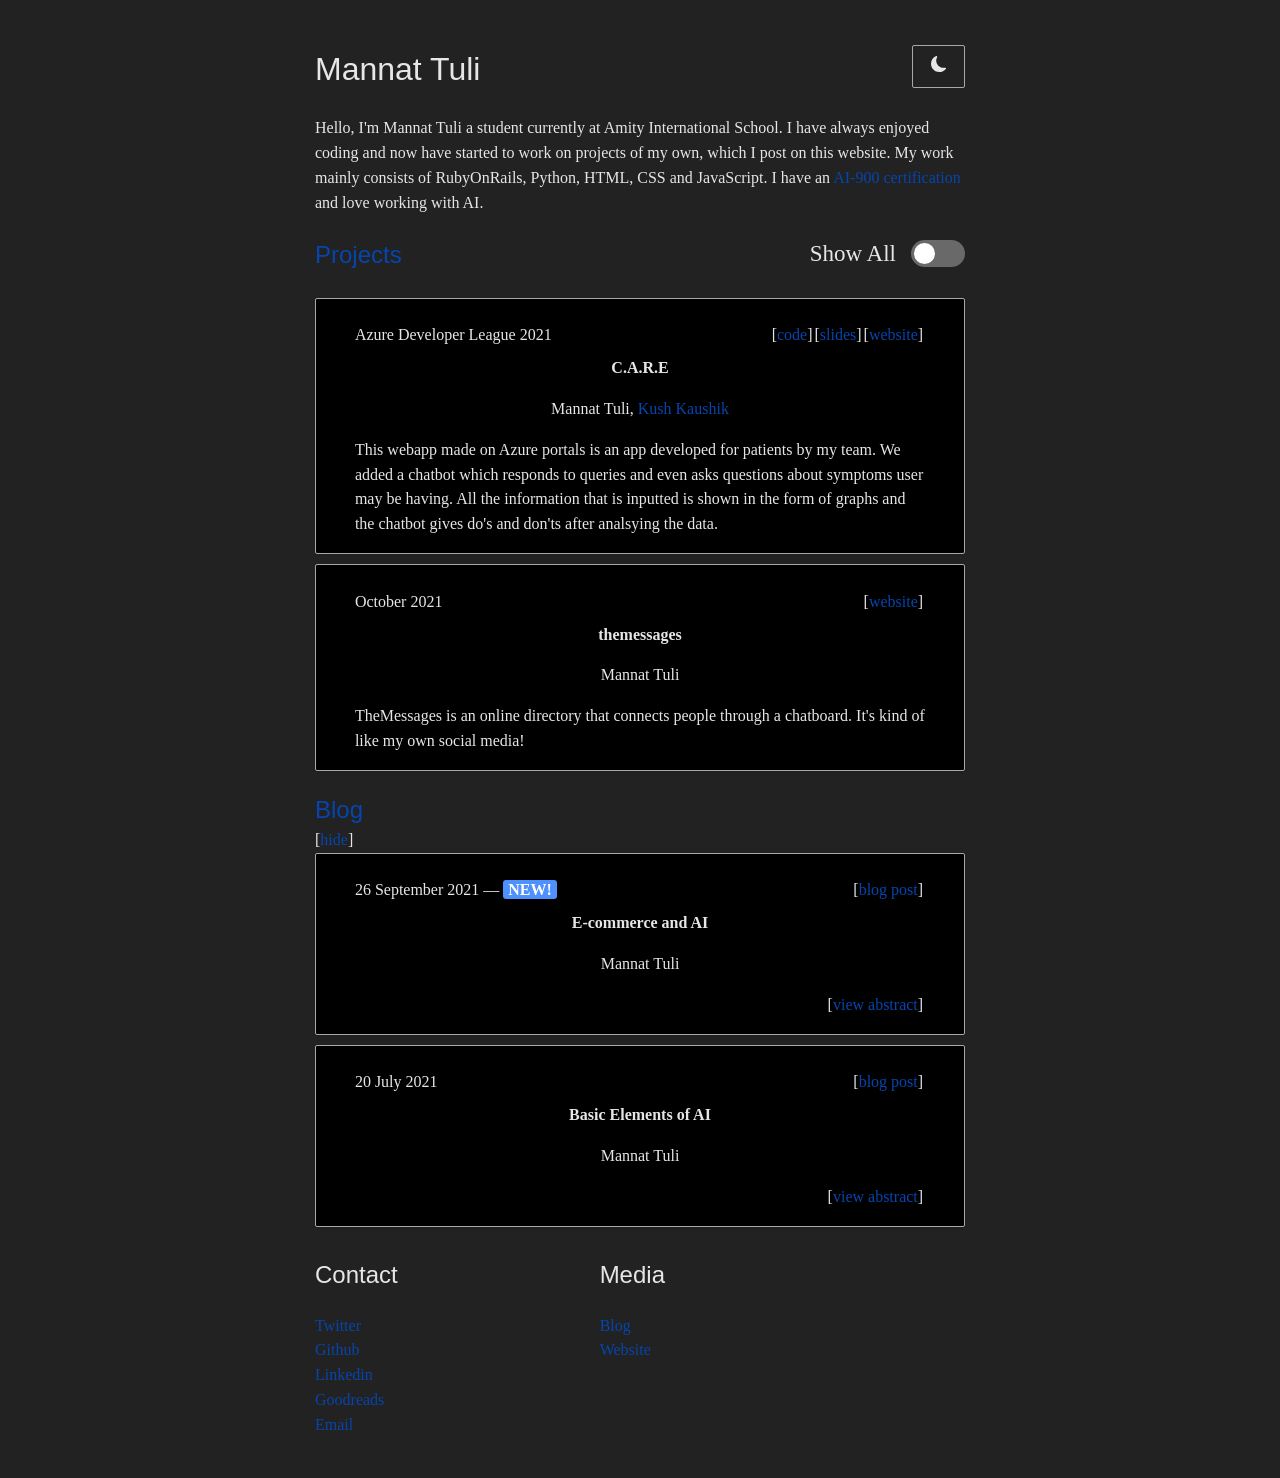
<file: index.html>
<!DOCTYPE html>
<html lang="en">
  <head>
    <meta charset="UTF-8" />
    <meta http-equiv="X-UA-Compatible" content="IE=edge" />
    <meta name="viewport" content="width=device-width, initial-scale=1.0" />
    <meta name="description" content="Mannat Tuli is a student currently studying the subjects Physics, Chemistry and Maths at Amity International School." /> 
    <script src=
    "https://cdnjs.cloudflare.com/ajax/libs/jquery/3.4.0/jquery.min.js">
      </script>
    <link rel="icon" type="image/x-icon" href="img/favicon.ico" />
    <link rel="stylesheet" href="css/style.css" />
  
    <title>Mannat Tuli</title>
  </head>
  <body>

	
    <div class="color">
      <div class="padded"> 
          <div class="mode">	
            <span class="change"><svg xmlns="http://www.w3.org/2000/svg" width="16" height="16" fill="currentColor" class="bi bi-sun-fill" viewBox="0 0 16 16">
              <path d="M8 12a4 4 0 1 0 0-8 4 4 0 0 0 0 8zM8 0a.5.5 0 0 1 .5.5v2a.5.5 0 0 1-1 0v-2A.5.5 0 0 1 8 0zm0 13a.5.5 0 0 1 .5.5v2a.5.5 0 0 1-1 0v-2A.5.5 0 0 1 8 13zm8-5a.5.5 0 0 1-.5.5h-2a.5.5 0 0 1 0-1h2a.5.5 0 0 1 .5.5zM3 8a.5.5 0 0 1-.5.5h-2a.5.5 0 0 1 0-1h2A.5.5 0 0 1 3 8zm10.657-5.657a.5.5 0 0 1 0 .707l-1.414 1.415a.5.5 0 1 1-.707-.708l1.414-1.414a.5.5 0 0 1 .707 0zm-9.193 9.193a.5.5 0 0 1 0 .707L3.05 13.657a.5.5 0 0 1-.707-.707l1.414-1.414a.5.5 0 0 1 .707 0zm9.193 2.121a.5.5 0 0 1-.707 0l-1.414-1.414a.5.5 0 0 1 .707-.707l1.414 1.414a.5.5 0 0 1 0 .707zM4.464 4.465a.5.5 0 0 1-.707 0L2.343 3.05a.5.5 0 1 1 .707-.707l1.414 1.414a.5.5 0 0 1 0 .708z"/>
            </svg>
            </span>
        </div>
        <div class="color-box1 hidden">
          <div class="project">

        </div>
        </div>
        <p style="float: left">
          <h1>Mannat Tuli</h1>
          <p>
            Hello, I'm Mannat Tuli a student currently at Amity International School. I
            have always enjoyed coding and now have started to work on projects of
            my own, which I post on this website. My work mainly consists of RubyOnRails, Python,
            HTML, CSS and JavaScript. I have an
            <a
              href="https://www.linkedin.com/feed/update/urn:li:activity:6797586353921036288/"
               title="AI-900 Certificate">AI-900 certification</a
            >
            and love working with AI.
          </p>
        </p>

        <h2 style="margin-bottom: 0px;"><a href="/search">Projects</a>
          <input type="checkbox" id="switch"
          class="checkbox" />
          <label for="switch" class="toggle dot faw" style="cursor: pointer;">
  
          </label><span class="fa-text">Show All</span>
        </h2> 
        <br>

	          <!--StoryBomb-->
            <div class="toggle-item hidden">
              <br />
              <div class="project">
                <span class="project-head"> 2021 </span>
              <span class="project-files">[<a href="https://storybomb.netlify.app/">website</a>]</span>
              <span class="project-files">[<a href="https://github.com/mannattuli/StoryBomb">code</a>]</span>
               <span class="project-title"><b>StoryBomb</b></span>
               <p class="project-text">
               <p class="project-author">Mannat Tuli</p>
                        You will be offered a choice after every couple of paragraphs, you have to choose one and make your story! There are a lot of possible outcomes each not related to other so you can play this game a lot of times! Very easy , fun and interesting game to play, consisting of different genres like, sci fi, drama, and adventure.
                </p>
              </div>
          </div>        
        <!--AXIS-->
        <div class="toggle-item hidden">
          <br />
          <div class="project">
            <span class="project-head"> Intel AI Bootcamp 2021 </span>
	    <span class="project-files">[<a href="https://docs.google.com/presentation/d/1V-AxQtYNoXitt_mNorr8jsyZGthuELDAEwuooSgzMlM/edit#slide=id.p">slides</a>]</span>
            <span class="project-files">[<a href="https://github.com/mannattuli/AXIS">code</a>]</span>
            <span class="project-title"><b>AXIS</b></span>
            <p class="project-text">
              <p class="project-author">Mannat Tuli</p>
              An Ai chatbot for the students to easily make the decision of choosing a stream or finding a career they might want to pursue!Students nowadays do not have sufficient time to even think about their career options, this is why a user-friendly chatbot which saves time to determine their career choices can be helpful.
            </p>
          </div>
        </div>

                <!--Chess-Puzzles-->
                <div class="toggle-item hidden">
                  <br />
                  <div class="project">
                    <span class="project-head"> 2021 </span>
                    <span class="project-files">[<a href="https://chess-puzzles.netlify.app/">website</a>]</span>
                    <span class="project-files">[<a href="https://github.com/mannattuli/chess-puzzle">code</a>]</span>
                    <span class="project-title"><b>Chess-Puzzles</b></span>
                    <p class="project-text">
                      <p class="project-author">Mannat Tuli</p>
                      Game made on HTML and JavaScript for practicing chess with the help of puzzles. You are given a position of chess and have to find the best move. Added a solution button which slowly shows all the best moves in sequence.
                    </p>
                  </div>
                </div>

        <!--CARE-->
        <div class="toggle-item">
          <br />
          <div class="project">
            <span class="project-head"> Azure Developer League 2021 </span>
            <span class="project-files">[<a href="http://healthybot.azurewebsites.net/">website</a>]</span>
	    <span class="project-files">[<a href="https://docs.google.com/presentation/d/1qj7WdGZTlzz6c_EBlQJUDJU5uRN11iWRCnZp_nz4OtI/edit?usp=sharing">slides</a>]</span>
            <span class="project-files">[<a href="https://github.com/mannattuli/C.A.R.E">code</a>]</span>
            <span class="project-title"><b>C.A.R.E</b></span>
            <p class="project-text">
              <p class="project-author">Mannat Tuli, <a href="https://kushkaushik14.github.io">Kush Kaushik</a></p>
              This webapp made on Azure portals is an app developed for patients by my team. We added a chatbot which responds to queries and even asks questions about symptoms user may be having. All the information that is inputted is shown in the form of graphs and the chatbot gives do's and don'ts after analsying the data.
            </p>
          </div>
        </div>

                <!--themessages-->
                <div class="toggle-item">
                  <br />
                  <div class="project">
                    <span class="project-head"> October 2021 </span>
                    <span class="project-files">[<a href="https://themessages.herokuapp.com/">website</a>]</span>
                    <span class="project-title"><b>themessages</b></span>
                    <p class="project-text">
                      <p class="project-author">Mannat Tuli</p>
                      TheMessages is an online directory that connects people through a chatboard. It's kind of like my own social media!
                    </p>
                  </div>
                </div>

      <!--Blog -->
        <h2 style="margin-bottom: 0px;"><a href="/search">Blog</a></h2> <div>[<a class="hide-blog" style="cursor: pointer;">hide</a>]</div>
        
        <div class="toggle-itemBlog white-item">
          <br />
          <div class="project">
            <span class="project-head"> 26 September 2021 — <span class="new">NEW!</span> </span>
            <span class="project-files">[<a href="/blog/ecom.html">blog post</a>]</span>
            <span class="project-title"><b>E-commerce and AI</b></span>
            
              <p class="project-author">Mannat Tuli</p>
              <p class="project-text hidden ecom-text">
                E-commerce industry has an incredible & impressive growth over the years. After COVID era the importance of online shopping has increased manifolds. AI has a major role in transforming the way one does shopping from simple T-shirt to Big electronic appliances. In this blog I want to highlight Key benefits of AI to the organizations & customers.
            </p>
            <p>
              <span class="project-files">[<a  class="abstract-ecom" style="cursor: pointer;">view abstract</a>]</span>
              <br>
            </p>
          </div>
        </div>

        <script>
          let abstractEcom = document.querySelector(".abstract-ecom");
          let ecomText = document.querySelector(".ecom-text");

          abstractEcom.addEventListener("click", function () {
            ecomText.classList.toggle("hidden");
            if (ecomText.classList.contains("hidden")){
              abstractEcom.text ="view abstract"
            }else {
              abstractEcom.text = "hide abstract"
            }
          });

        </script>

        <!--AI-->

        <div class="toggle-itemBlog white-item">
          <br />
          <div class="project">
            <span class="project-head"> 20 July 2021 </span>
            <span class="project-files">[<a href="/blog/ai.html">blog post</a>]</span>
            <span class="project-title"><b>Basic Elements of AI</b></span>
            
              <p class="project-author">Mannat Tuli</p>
              <p class="project-text hidden ai-text">
              Artificial Intelligence is basically a software that is made to imitate human behavior. Key elements of AI are Machine learning, computer vision, Natural learning processing, Conversational AI and Anamoly detection.
            </p>
            <p>
              <span class="project-files">[<a  class="abstract-ai" style="cursor: pointer;">view abstract</a>]</span>
              <br>
            </p>
          </div>
        </div>

        <script>
          let abstractAi = document.querySelector(".abstract-ai");
          let aiText = document.querySelector(".ai-text");

          abstractAi.addEventListener("click", function () {
            aiText.classList.toggle("hidden");
            if (aiText.classList.contains("hidden")){
              abstractAi.text ="view abstract"
            }else {
              abstractAi.text = "hide abstract"
            }
          });

        </script>

        <div class="contact contact-left">
          <h2>Contact</h2>
          <ul>
              <li>
                  <a href="https://twitter.com/mannattuli">Twitter</a>
              </li>
              <li>
                  <a href="https://github.com/mannattuli">Github</a>
              </li>
              <li>
                  <a href="https://www.linkedin.com/in/mannattuli/">Linkedin</a>
              </li>
		          <li>
                  <a href="https://www.goodreads.com/user/show/137677761-mxnnxt">Goodreads</a>
              </li>
              <li>
                  <a href="mailto:@yahoo.com">Email</a>
              </li>
          </ul>
          </div>

          <div class="media-right">
            <h2>Media</h2>
            <ul>
                <li>
                    <a href="/blog.html">Blog</a>
                </li>
                <li>
                  <a href="https://mannattuli.netlify.app/">Website</a>
                </li>
            </ul>
            </div>
          
        </div>
        
        <script src="script.js"></script>
  </body>
</html>
</file>
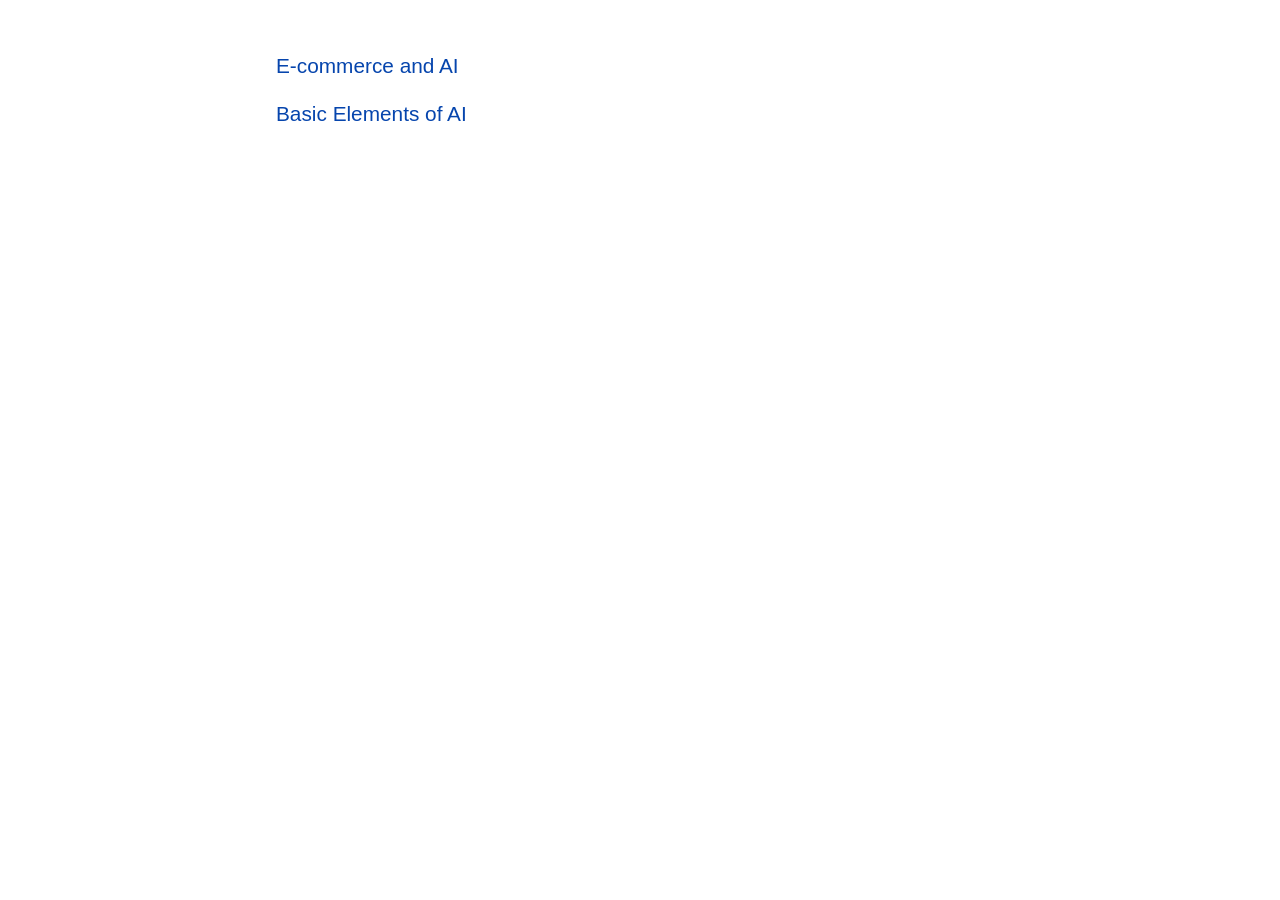
<file: blog/index.html>
<!doctype html>
<html lang="en">
  <head>
    <meta charset=utf-8>
    <meta name="viewport" content="width=device-width, initial-scale=1.0" />

    <title>Mannat Tuli | Blog</title>
    <meta content="Mannat Tuli" name=title> 
    <meta content="Mannat Tuli" name=author> 
    <meta content="Portfolio website of Mannat Tuli." name=description>
    
    <link rel="stylesheet" href="../index.css" />
    <link rel="shortcut icon" href="../img/favicon.ico" type="image/x-icon" />
  </head>
  <body>
    <main>
      <ul>
        <li>
          <a
            rel="prefetch"
            class="blog-link"
            href="/blog/basic-elements-of-ai.html"
          >
            E-commerce and AI
          </a>
        </li>
        <li>
          <a
            rel="prefetch"
            class="blog-link"
            href="/blog/basic-elements-of-ai.html"
          >
            Basic Elements of AI
          </a>
        </li>
      </ul>
    </main>
  </body>
</html>
</file>
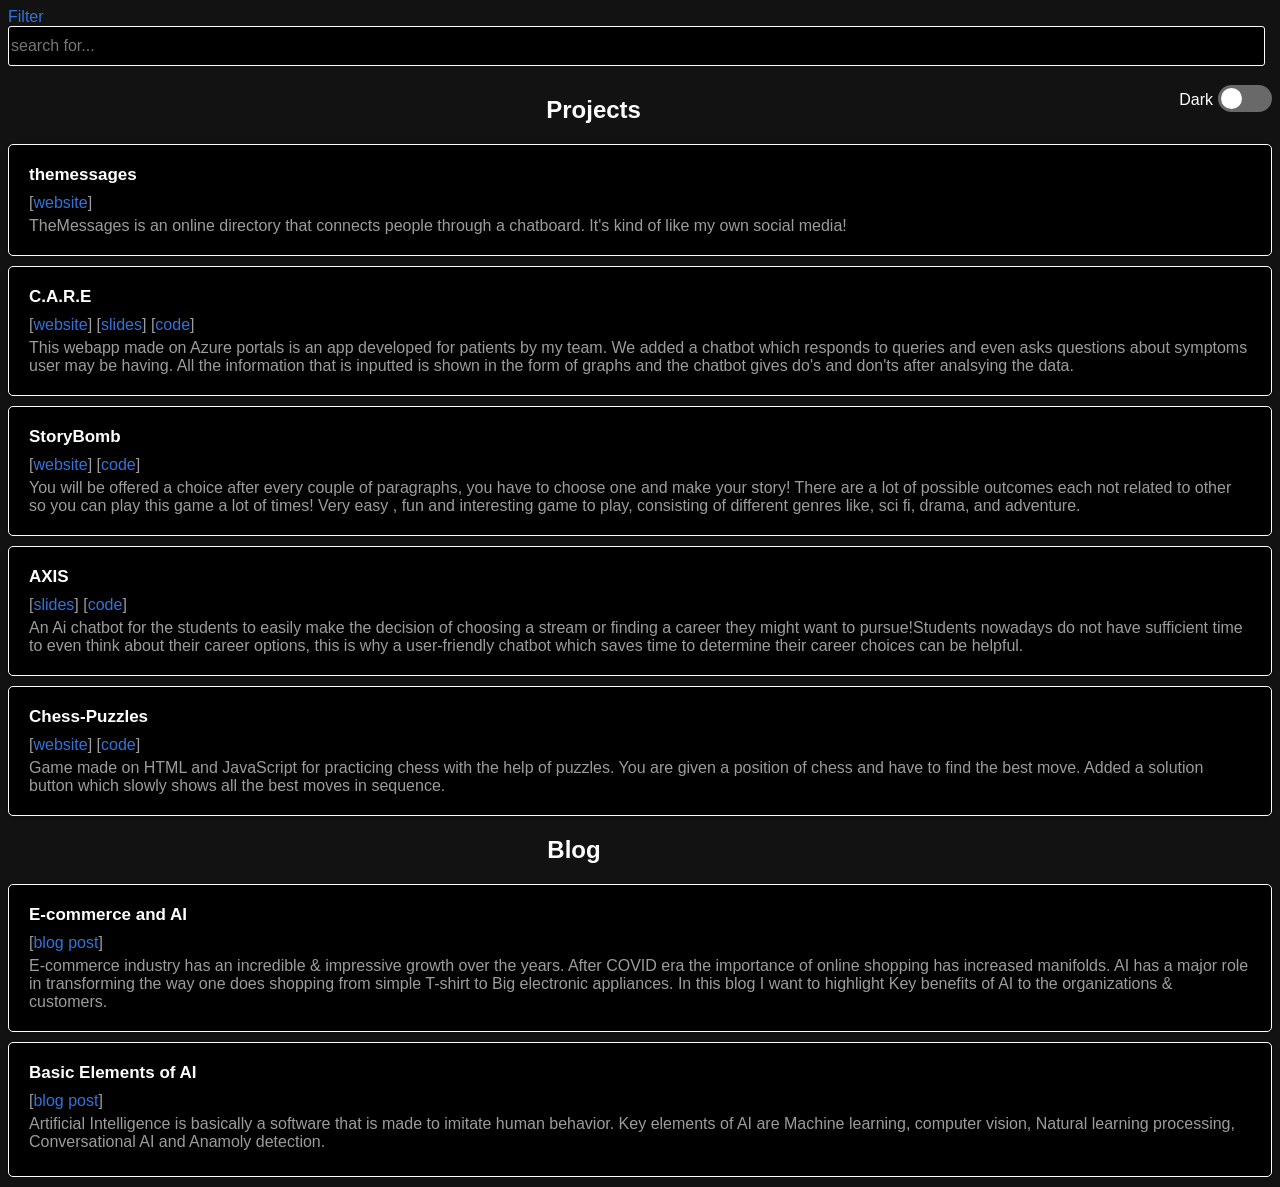
<file: search/index.html>
<!DOCTYPE html>
<html lang="en">
  <head>
    <meta charset="UTF-8" />
    <meta http-equiv="X-UA-Compatible" content="IE=edge" />
    <meta name="viewport" content="width=device-width, initial-scale=1.0" />
    <link rel="stylesheet" href="https://cdnjs.cloudflare.com/ajax/libs/font-awesome/4.7.0/css/font-awesome.min.css">
    <script src=
    "https://cdnjs.cloudflare.com/ajax/libs/jquery/3.4.0/jquery.min.js"></script>
    <link rel="icon" type="image/x-icon" href="favicon.ico" />
    <link rel="stylesheet" href="style.css" />
    <title>Mannat Tuli | Search</title>
  </head>
  <body>
    <!--<p style="margin: 0px">
      <span class="clear">clear</span>
    </p>-->
    <a class="open-modal">Filter</a>
    <input type="text" class="input" placeholder="search for..."  onkeyup="hideFunc(), search(id)" id="search"/>
    <!--<button id="button" onclick="hideFunc()">Enter</button>-->
    
    <p style="float: right;">
      <input type="checkbox" id="switch"
      class="checkbox" />
      <label for="switch" class="toggle change" style="cursor: pointer;"></label>
    </p>
    <p style="float: right;margin-top: 15px;margin-right: 5px;font-weight: 300;" class="text-mode">Light</p>

    <!--Filter-->
    <div class="overlay hidden"></div>
    <div class="filter hidden">      
      <button class="close-modal">×</button>
      <p style="font-size: 1.5em;font-weight: 800;">Filter</p>
      <p id="filter-Projects" style="cursor: pointer;margin-top: 10px;">Projects</p>
      <p id="filter-blog" style="cursor: pointer;margin-top: 10px;">Blogs</p>
      <p id="clear-filter" style="cursor: pointer;margin-top: 10px;">Clear</p>
    </div>

    <!--Projects-->
    <section class="project">
    <h1>Projects</h1>
    <div class="box text">
      <h3>themessages</h3>
      <span class="project-files"
        >[<a href="https://themessages.herokuapp.com/">website</a>]</span
      >
      <p class="para">
        TheMessages is an online directory that connects people through a chatboard. It's kind of like my own social media!
      </p>
    </div>
    <div class="box text">
      <h3>C.A.R.E</h3>
      <span class="project-files"
        >[<a href="http://healthybot.azurewebsites.net/">website</a>]</span
      >
      <span class="project-files"
        >[<a
          href="https://docs.google.com/presentation/d/1qj7WdGZTlzz6c_EBlQJUDJU5uRN11iWRCnZp_nz4OtI/edit?usp=sharing"
          >slides</a
        >]</span
      >
      <span class="project-files"
        >[<a href="https://github.com/mannattuli/C.A.R.E">code</a>]</span
      >
      <p class="para">
        This webapp made on Azure portals is an app developed for patients by my
        team. We added a chatbot which responds to queries and even asks
        questions about symptoms user may be having. All the information that is
        inputted is shown in the form of graphs and the chatbot gives do's and
        don'ts after analsying the data.
      </p>
    </div>
    <div class="box text">
      <h3>StoryBomb</h3>
      <span class="project-files">[<a href="https://storybomb.netlify.app/">website</a>]</span>
      <span class="project-files">[<a href="https://github.com/mannattuli/StoryBomb">code</a>]</span>
      <p class="para">
        You will be offered a choice after every couple of paragraphs, you have to
        choose one and make your story! There are a lot of possible outcomes each
        not related to other so you can play this game a lot of times! Very easy ,
        fun and interesting game to play, consisting of different genres like, sci
        fi, drama, and adventure.
      </p>
    </div>
    <div class="box text">
      <h3>AXIS</h3>
      <span class="project-files">[<a href="https://docs.google.com/presentation/d/1V-AxQtYNoXitt_mNorr8jsyZGthuELDAEwuooSgzMlM/edit#slide=id.p">slides</a>]</span>
      <span class="project-files">[<a href="https://github.com/mannattuli/AXIS">code</a>]</span>
      <p class="para">
        An Ai chatbot for the students to easily make the decision of choosing a
        stream or finding a career they might want to pursue!Students nowadays do
        not have sufficient time to even think about their career options, this is
        why a user-friendly chatbot which saves time to determine their career
        choices can be helpful.
      </p>
    </div>
    <div class="box text">
      <h3>Chess-Puzzles</h3>
      <span class="project-files">[<a href="https://chess-puzzles.netlify.app/">website</a>]</span>
      <span class="project-files">[<a href="https://github.com/mannattuli/chess-puzzle">code</a>]</span>
      <p class="para">
        Game made on HTML and JavaScript for practicing chess with the help of
        puzzles. You are given a position of chess and have to find the best move.
        Added a solution button which slowly shows all the best moves in sequence.
      </p>
    </div>
  </section>

    <!--Blog-->
    <section class="blogs">
    <h1 style='margin-right:132px'>Blog</h1>
    <div class="box text">
      <h3>E-commerce and AI</h3>
      <span class="project-files"
        >[<a href="https://mannattuli.github.io/blog/ecom.html">blog post</a
        >]</span
      >
      <p class="para">
        E-commerce industry has an incredible & impressive growth over the
        years. After COVID era the importance of online shopping has increased
        manifolds. AI has a major role in transforming the way one does shopping
        from simple T-shirt to Big electronic appliances. In this blog I want to
        highlight Key benefits of AI to the organizations & customers.
      </p>
    </div>
    <div class="box text">
      <h3>Basic Elements of AI</h3>
      <span class="project-files"
        >[<a href="https://mannattuli.github.io/blog/ai.html">blog post</a
        >]</span
      >
      <p class="para">
        Artificial Intelligence is basically a software that is made to imitate
        human behavior. Key elements of AI are Machine learning, computer
        vision, Natural learning processing, Conversational AI and Anamoly
        detection.
      </p>
      </p>
    </div>
  </section>

    <script src="script.js"></script>
  </body>
</html>
</file>
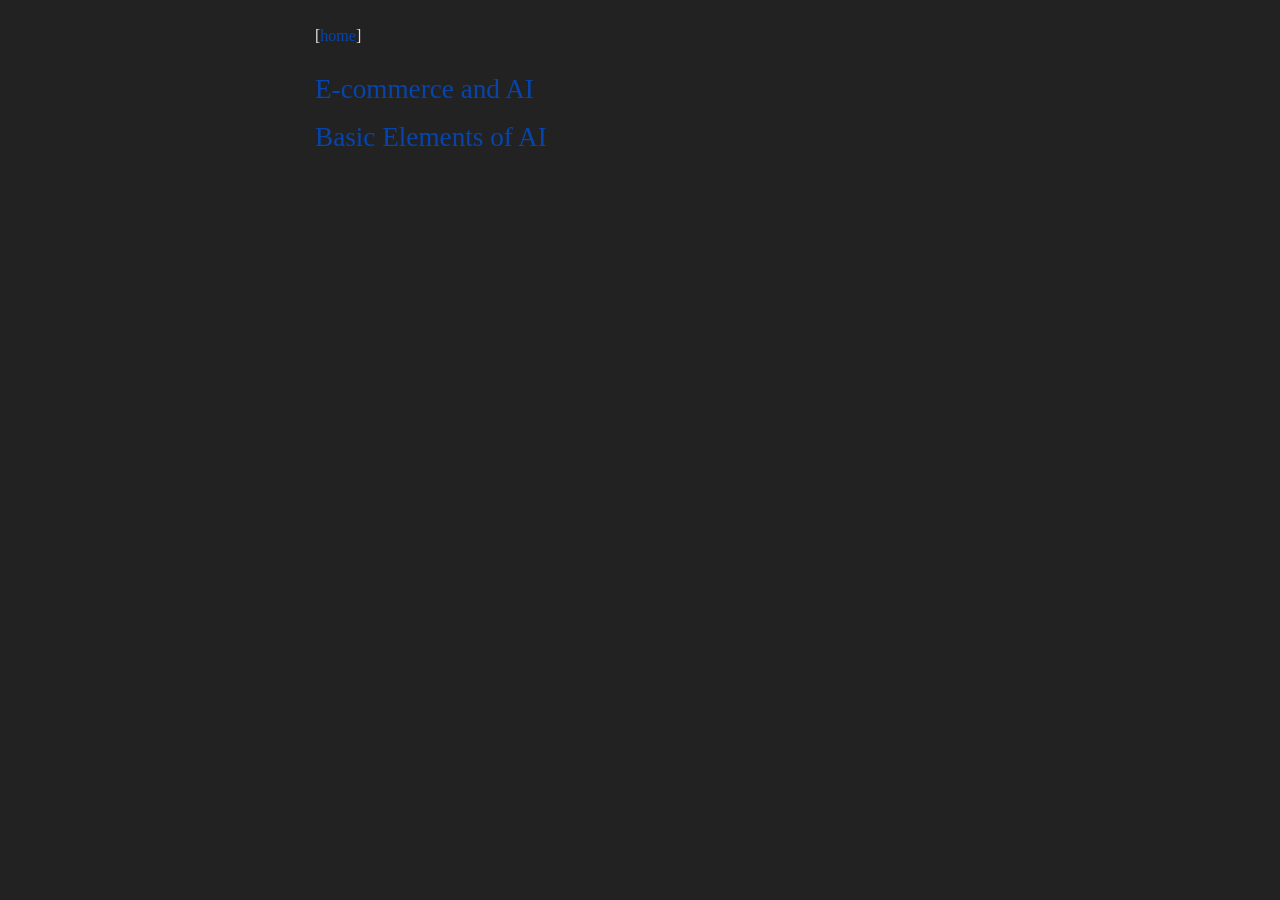
<file: blog.html>
<!DOCTYPE html>
<html lang="en">
  <head>
    <meta charset="UTF-8" />
    <meta http-equiv="X-UA-Compatible" content="IE=edge" />
    <meta name="viewport" content="width=device-width, initial-scale=1.0" />
    <link rel="icon" type="image/x-icon" href="img/favicon.ico" />
    <title>Blog</title>

    <style>
      .blog-link {
        font-size: 1.7rem;
        line-height: 3rem;
      }
      a {
        text-decoration: none;
        color: #0645ad;
      }

      a:hover {
        text-decoration: underline;
        color: #0645ad;
      }
      .padded {
        margin: auto;
        padding: 0 75px;
        max-width: 900px;
      }
      ul {
        padding: 0;
      }
      li {
        list-style: none;
      }
    </style>
  </head>
  <body
    style="
      font-size: 1rem;
      font-weight: 300;
      padding: 1rem 0.33rem;
      line-height: 1.55;
      max-width: 50em;
      margin-left: auto;
      margin-right: auto;
      display: flex;
      flex-flow: row wrap;
      background: #fcfcfc;
    "
  >
    <div class="color">
      <div class="padded">
        [<a href="/">home</a>]
        <ul>
          <li>
            <a href="/blog/ecom.html" class="blog-link">E-commerce and AI</a>
          </li>
          <li>
            <a href="/blog/ai.html" class="blog-link">Basic Elements of AI</a>
          </li>
        </ul>
      </div>
    </div>

    <script>
      let y = localStorage.getItem("name");

      if (y == 1) {
        // document.body.style.color = "grey";
        document.body.style.background = "#ffffff";
        document.body.style.color = "";
      } else {
        // document.body.style.color = "grey";
        document.body.style.background = "#222";
        document.body.style.color = "#e6e6e6";
      }
    </script>
  </body>
</html>
</file>
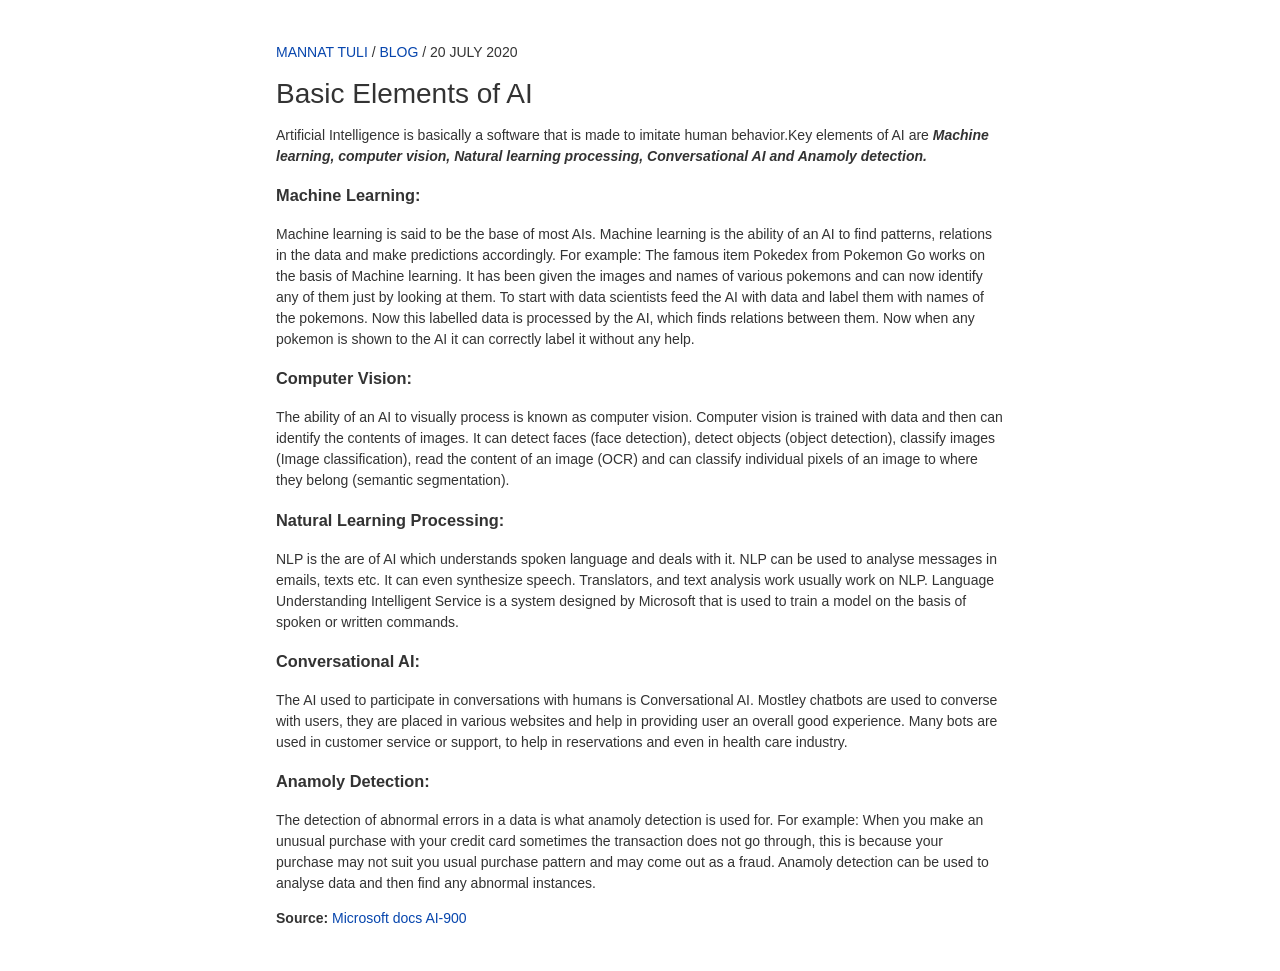
<file: blog/basic-elements-of-ai.html>
<!doctype html>
<html lang="en">
  <head>
    <meta charset=utf-8>
    <meta name="viewport" content="width=device-width, initial-scale=1.0" />

    <title>Basic Elements of AI</title>
    <meta content="Mannat Tuli" name=title> 
    <meta content="Mannat Tuli" name=author> 
    <meta content="Portfolio website of Mannat Tuli." name=description>

    <meta content=website property=og:type> 
    <meta content="Mannat Tuli" property=og:title> 
    <meta content="Portfolio website of Mannat Tuli." property=og:description>

    <link rel="stylesheet" href="../index.css" />    
    <link rel="shortcut icon" href="../img/favicon.ico" type="image/x-icon" />
  </head>
  <body>
    <main>
        <p><a href="/">MANNAT TULI</a> / <a rel="prefetch" href="/blog">BLOG</a> / 20 JULY 2020</p>
        <h1>Basic Elements of AI</h1>

        <p>
          Artificial Intelligence is basically a software that is made to imitate human 
          behavior.Key elements of AI are
          <i><b>Machine learning, computer vision, 
          Natural learning processing, 
          Conversational AI and Anamoly detection.</i></b>
          </p>
           
          <h3>Machine Learning:</h3>
          <p>
          Machine learning is said to be the base of most AIs.
          Machine learning is the ability of an AI to find patterns, relations in the data
          and make predictions accordingly. 
          
          For example:
          The famous item Pokedex from Pokemon Go works on the basis of Machine learning.
          It has been given the images and names of various pokemons and can now identify 
          any of them just by looking at them.
          
          To start with data scientists feed the AI with data and label them with names of 
          the pokemons. Now this labelled data is processed by the AI, which finds relations
          between them. Now when any pokemon is shown to the AI it can correctly label it
          without any help.
          </p>
          
          <h3>Computer Vision: </h3><p>
          The ability of an AI to visually process is known as computer vision. 
          Computer vision is trained with data and then can identify the contents of images.
          It can detect faces (face detection), detect objects (object detection), 
          classify images (Image classification), read the content of an image (OCR)
          and can classify individual pixels of an image to where they belong (semantic
          segmentation).
          </p>
         
          <h3>Natural Learning Processing: </h3> <p>
          NLP is the are of AI which understands spoken language and deals with it.
          NLP can be used to analyse messages in emails, texts etc. It can even synthesize 
          speech. Translators, and text analysis work usually work on NLP. Language
          Understanding Intelligent Service is a system designed by Microsoft that is used 
          to train a model on the basis of spoken or written commands.
          </p>
          
          <h3>Conversational AI: </h3><p>
          The AI used to participate in conversations with humans is Conversational AI. 
          Mostley chatbots are used to converse with users, they are placed in various 
          websites and help in providing user an overall good experience. Many bots
          are used in customer service or support, to help in reservations and even in health
          care industry.
          </p>
          
          <h3>Anamoly Detection: </h3><p>
          The detection of abnormal errors in a data is what anamoly detection is used for.
          For example: 
          When you make an unusual purchase with your credit card sometimes the transaction
          does not go through, this is because your purchase may not suit you usual purchase
          pattern and may come out as a fraud. 
          Anamoly detection can be used to analyse data and then find any abnormal instances.
          </p>
          <p>
          <b>Source: </b><a href="https://docs.microsoft.com/en-us/learn/modules/get-started-ai-fundamentals/1-introduction?ns-enrollment-type=LearningPath&ns-enrollment-id=learn.wwl.get-started-with-artificial-intelligence-on-azure">
          Microsoft docs AI-900</a></p>
    </main>
  </body>
</html>
</file>
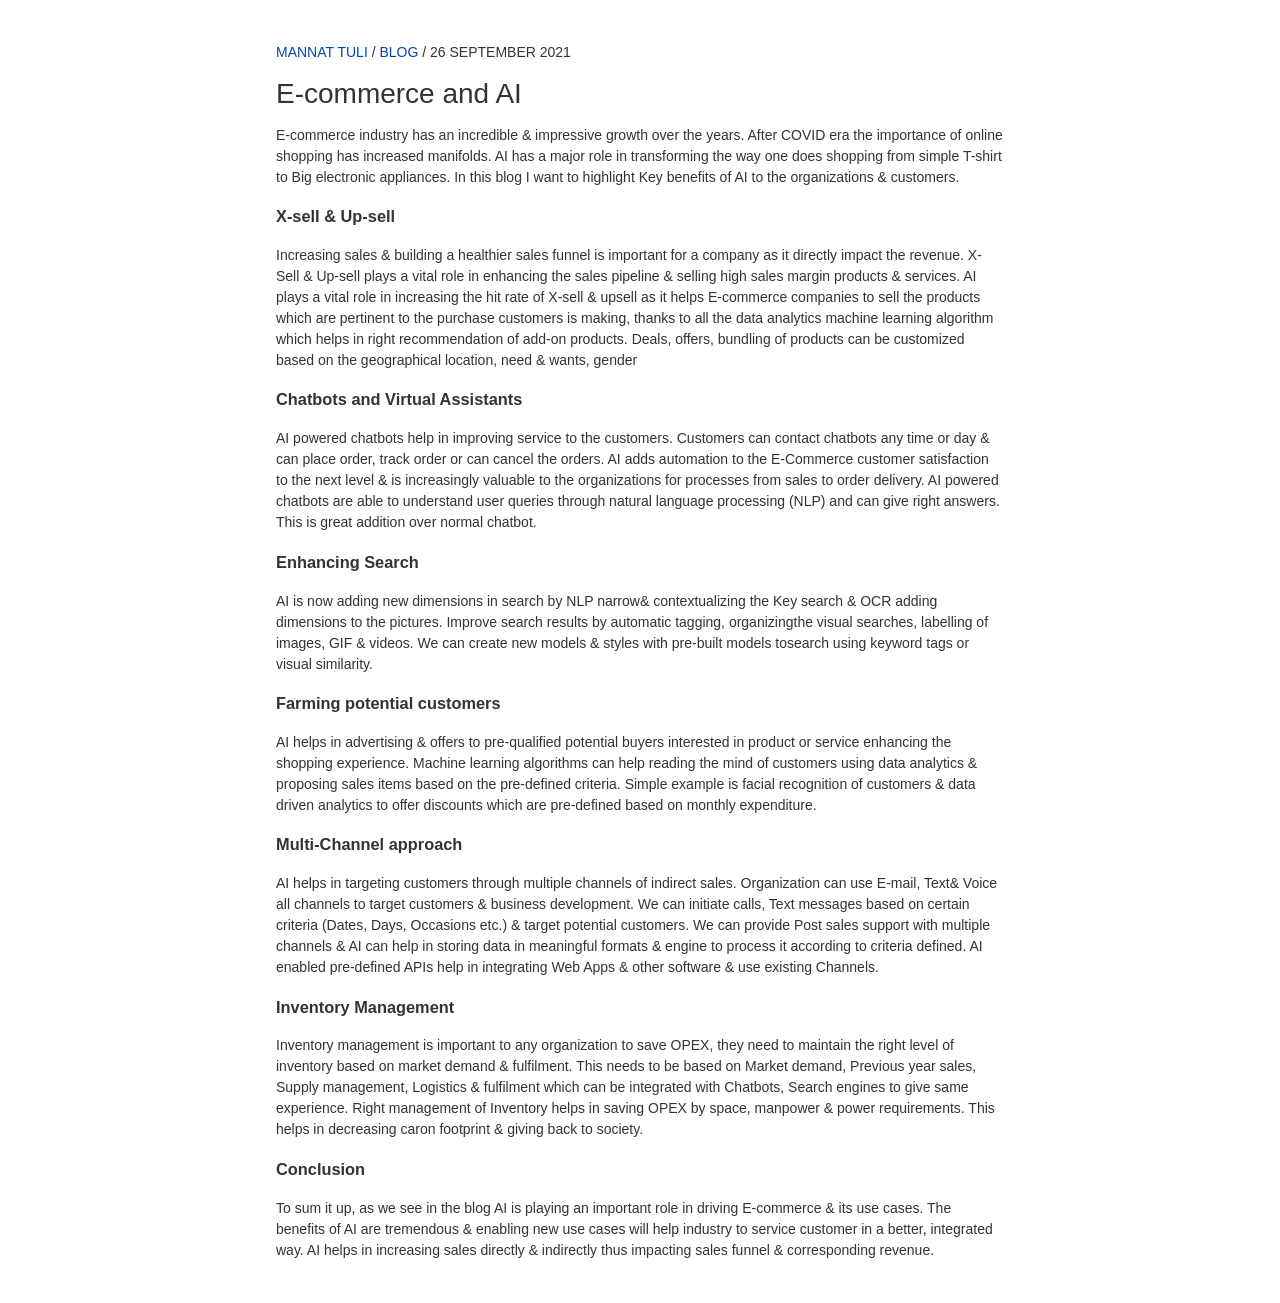
<file: blog/e-commerce-and-ai.html>
<!doctype html>
<html lang="en">
  <head>
    <meta charset=utf-8>
    <meta name="viewport" content="width=device-width, initial-scale=1.0" />

    <title>E-commerce-and-AI</title>
    <meta content="Mannat Tuli" name=title> 
    <meta content="Mannat Tuli" name=author> 
    <meta content="Portfolio website of Mannat Tuli." name=description>

        <meta content=website property=og:type> 
    <meta content="Mannat Tuli" property=og:title> 
    <meta content="Portfolio website of Mannat Tuli." property=og:description>

    <link rel="stylesheet" href="../index.css" />
    <link rel="shortcut icon" href="../img/favicon.ico" type="image/x-icon" />
  </head>
  <body>
    <main>
      <p>
        <a href="/">MANNAT TULI </a>/ <a href="/blog">BLOG </a>/ 26 SEPTEMBER
        2021
      </p>
      <h1>E-commerce and AI</h1>
      <p>
        E-commerce industry has an incredible & impressive growth over the
        years. After COVID era the importance of online shopping has increased
        manifolds. AI has a major role in transforming the way one does shopping
        from simple T-shirt to Big electronic appliances. In this blog I want to
        highlight Key benefits of AI to the organizations & customers.
      </p>
      <h3>X-sell & Up-sell</h3>
      <p>
        Increasing sales & building a healthier sales funnel is important for a
        company as it directly impact the revenue. X-Sell & Up-sell plays a
        vital role in enhancing the sales pipeline & selling high sales margin
        products & services. AI plays a vital role in increasing the hit rate of
        X-sell & upsell as it helps E-commerce companies to sell the products
        which are pertinent to the purchase customers is making, thanks to all
        the data analytics machine learning algorithm which helps in right
        recommendation of add-on products. Deals, offers, bundling of products
        can be customized based on the geographical location, need & wants,
        gender
      </p>
      <h3>Chatbots and Virtual Assistants</h3>
      <p>
        AI powered chatbots help in improving service to the customers.
        Customers can contact chatbots any time or day & can place order, track
        order or can cancel the orders. AI adds automation to the E-Commerce
        customer satisfaction to the next level & is increasingly valuable to
        the organizations for processes from sales to order delivery. AI powered
        chatbots are able to understand user queries through natural language
        processing (NLP) and can give right answers. This is great addition over
        normal chatbot.
      </p>
      <h3>Enhancing Search</h3>
      <p>
        AI is now adding new dimensions in search by NLP narrow& contextualizing
        the Key search & OCR adding dimensions to the pictures. Improve search
        results by automatic tagging, organizingthe visual searches, labelling
        of images, GIF & videos. We can create new models & styles with
        pre-built models tosearch using keyword tags or visual similarity.
      </p>
      <h3>Farming potential customers</h3>
      <p>
        AI helps in advertising & offers to pre-qualified potential buyers
        interested in product or service enhancing the shopping experience.
        Machine learning algorithms can help reading the mind of customers using
        data analytics & proposing sales items based on the pre-defined
        criteria. Simple example is facial recognition of customers & data
        driven analytics to offer discounts which are pre-defined based on
        monthly expenditure.
      </p>
      <h3>Multi-Channel approach</h3>
      <p>
        AI helps in targeting customers through multiple channels of indirect
        sales. Organization can use E-mail, Text& Voice all channels to target
        customers & business development. We can initiate calls, Text messages
        based on certain criteria (Dates, Days, Occasions etc.) & target
        potential customers. We can provide Post sales support with multiple
        channels & AI can help in storing data in meaningful formats & engine to
        process it according to criteria defined. AI enabled pre-defined APIs
        help in integrating Web Apps & other software & use existing Channels.
      </p>
      <h3>Inventory Management</h3>
      <p>
        Inventory management is important to any organization to save OPEX, they
        need to maintain the right level of inventory based on market demand &
        fulfilment. This needs to be based on Market demand, Previous year
        sales, Supply management, Logistics & fulfilment which can be integrated
        with Chatbots, Search engines to give same experience. Right management
        of Inventory helps in saving OPEX by space, manpower & power
        requirements. This helps in decreasing caron footprint & giving back to
        society.
      </p>
      <h3>Conclusion</h3>
      <p>
        To sum it up, as we see in the blog AI is playing an important role in
        driving E-commerce & its use cases. The benefits of AI are tremendous &
        enabling new use cases will help industry to service customer in a
        better, integrated way. AI helps in increasing sales directly &
        indirectly thus impacting sales funnel & corresponding revenue.
      </p>
    </main>
  </body>
</html>
</file>
<file: css/style.css>
body {
  font-size: 1rem;
  font-weight: 300;
  padding: 1rem 0.33rem;
  line-height: 1.55;
  max-width: 50em;
  margin-left: auto;
  margin-right: auto;
  display: flex;
  flex-flow: row wrap;
  background: #fcfcfc;
}

h1 {
  flex: 1 100%;
  font-size: 2em;
  font-family: sans-serif;
  font-weight: 500;
}

h2 {
  font-family: sans-serif;
  font-weight: 500;
}

.padded {
  margin: auto;
  padding: 0 75px;
  max-width: 900px;
}

a {
  text-decoration: none;
  color: #0645ad;
}

a:hover {
  text-decoration: underline;
  color: #0645ad;
}

.project {
  padding: 0px 6% 0px 6%;
}

.project-author {
  text-align: center;
}

.toggle-item {
  border: 1px solid #a2a9b1;
  background-color: #ffffff;
  box-shadow: 0px 3px 2px -2px rgb(0 0 0 / 5%);
  border-radius: 2px;
  margin-bottom: 10px;

  box-shadow: 0px 4px 4px -3px rgb(0 0 0 / 10%);
}

.project-head {
  position: relative;
  text-align: left;
}

.project-title {
  hyphens: none;
  text-align: center;
  margin-top: 0.5rem;
  display: block;
  font-weight: 400;
  margin-bottom: 0px;
  clear: both;
}

.project-files {
  float: right;
  text-align: right;
  margin-right: 2px;
}

.project-text {
  /* border-top: 1px solid rgba(0,0,0,.1); */
  margin-top: 0px;
}

ul {
  list-style-type: none;
  padding: 0;
}

.hidden {
  display: none;
}

.hide {
  cursor: pointer;
  margin-bottom: 5px;
  margin-top: 0px;
}

.blue {
  background-color: #0645ad;
  border-radius: 5px;
  width: 20px;
  height: 20px;
}

.green {
  background-color: rgb(19, 160, 19);
  border-radius: 5px;
  width: 20px;
  height: 20px;
}

.black {
  background-color: rgb(0, 0, 0);
  border-radius: 5px;
  width: 20px;
  height: 20px;
}

.blue-color {
  color: blue;
}

.green-color {
  color: green;
}

.blog-link {
  font-size: 1.7rem;
  line-height: 3rem;
}

.change {
  display: block;
  width: 700px;
  font-size: 100%;
  font-size: 1.2rem;
  line-height: 1.6em;
  font-weight: 400;
  font-style: normal;
  /* letter-spacing: 0; */
  text-rendering: optimizeLegibility;
  background: #fff;
  text-align: justify;
}

.contact-left {
  float: left;
}

.media-right {
  float: right;
  margin-right: 300px;
}

.mode {
  float: right;
}

.change {
  cursor: pointer;
  border: 1px solid #a2a9b1;
  border-radius: 2px;
  width: 18px;
  text-align: center;
  padding: 5px;
  /*position: fixed;*/
  bottom: 0px;
  float: right;
}

.darkItem {
  background: black;
}

.dark-item11 {
  background-color: black;
}

.dark {
  background-color: #222;
  color: #e6e6e6;
}

.change {
  width: 41px;
}

.white-item {
  background-color: #fff;
}

.toggle-itemBlog {
  border: 1px solid #a2a9b1;
  box-shadow: 0px 3px 2px -2px rgb(0 0 0 / 5%);
  border-radius: 2px;
  margin-bottom: 10px;
  box-shadow: 0px 4px 4px -3px rgb(0 0 0 / 10%);
}

.new {
  font-weight: bold;
  /* background: #df2525; */
  /* background-color: #5a8bff; */
  background-color: #4d90fe;
  color: white;
  padding: 1px 5px;
  border-radius: 3px;
}

.faw {
  float: right;
  cursor: pointer;
  margin-top: 2px;
}

.fa-text {
  font-size: 23px;
  margin-right: 15px;
  float: right;
  /* border-top: 1px solid rgba(0,0,0,.1); */
  position: relative;
  font-family: "Latin Modern Roman", "Latin Modern", Cardo, Garamond, serif;
  text-align: justify;
}

.show-off {
  color: grey;
}

.show-on {
  color: #4d90fe;
}

/*Toggle Animation*/
/* toggle in label designing */
.toggle {
  position: relative;
  display: inline-block;
  width: 50px;
  height: 23px;
  margin-top: 4px;
  background-color: rgb(105, 105, 105);
  border-radius: 30px;
  border: 2px solid transparent;
}

/* After slide changes */
.toggle:after {
  content: "";
  position: absolute;
  width: 21px;
  height: 21px;
  border-radius: 50%;
  background-color: rgb(255, 255, 255);
  top: 1px;
  left: 1px;
  transition: all 0.5s;
}

/* Checkbox checked effect */
.checkbox:checked + .toggle::after {
  left: 28px;
}

/* Checkbox checked toggle label bg color */
.checkbox:checked + .toggle {
  background-color: #4d90fe;
}

/* Checkbox vanished */
.checkbox {
  display: none;
}
</file>
<file: index.css>
body {
  margin: 0;
  font-family: Roboto, -apple-system, BlinkMacSystemFont, Segoe UI, Oxygen,
    Ubuntu, Cantarell, Fira Sans, Droid Sans, Helvetica Neue, sans-serif;
  font-size: 14px;
  line-height: 1.5;
  color: #333;
}

h1,
h2 {
  margin: 0 0 0.5em 0;
  font-weight: 400;
  line-height: 1.2;
}

h1 {
  font-size: 2em;
}

a {
  text-decoration: none;
  color: #0645ad;
}

a:hover {
  text-decoration: underline;
  color: #0645ad;
}

main {
  position: relative;
  max-width: 56em;
  padding: 2em;
  margin: 0 auto;
  box-sizing: border-box;
}

.toggle-item {
  border: 1px solid #a2a9b1;
  padding: 15px;
  background-color: #ffffff;
  border-radius: 2px;
  margin-bottom: 10px;
  box-shadow: 0px 4px 4px -3px rgb(0 0 0 / 10%);
}

.project-head {
  position: relative;
  text-align: left;
}

.project-files {
  float: right;
  text-align: right;
  margin-right: 2px;
}

.project-title {
  hyphens: none;
  text-align: center;
  margin-top: 0.5rem;
  display: block;
  font-weight: 400;
  margin-bottom: 0px;
  clear: both;
}

.toggle-item p {
  margin-bottom: 3px;
  margin-top: 3px;
}

.project-author {
  text-align: center;
}

/*Toggle Animation*/
/* toggle in label designing */
.toggle {
  position: relative;
  display: inline-block;
  width: 50px;
  height: 23px;
  margin-top: 4px;
  background-color: rgb(105, 105, 105);
  border-radius: 30px;
  border: 2px solid transparent;
}

/* After slide changes */
.toggle:after {
  content: "";
  position: absolute;
  width: 21px;
  height: 21px;
  border-radius: 50%;
  background-color: rgb(255, 255, 255);
  top: 1px;
  left: 1px;
  transition: all 0.3s;
}

/* Checkbox checked effect */
.checkbox:checked + .toggle::after {
  left: 28px;
}

/* Checkbox checked toggle label bg color */
.checkbox:checked + .toggle {
  background-color: #4d90fe;
}

/* Checkbox vanished */
.checkbox {
  display: none;
}

.faw {
  float: right;
  cursor: pointer;
  margin-top: 2px;
}

.fa-text {
  font-size: 23px;
  margin-right: 15px;
  float: right;
  padding-top: 3px;
  position: relative;
  font-family: "Latin Modern Roman", "Latin Modern", Cardo, Garamond, serif;
  text-align: justify;
}

.new {
  font-weight: bold;
  /* background: #df2525; */
  /* background-color: #5a8bff; */
  background-color: #4d90fe;
  color: white;
  padding: 1px 5px;
  border-radius: 3px;
}

.contact {
  float: left;
}

.media {
  float: right;
  margin-right: 300px;
}

ul {
  list-style-type: none;
  padding: 0;
}

.blog-link {
  font-size: 1.3rem;
  line-height: 3rem;
}

.blog-link:visited {
  color: #0b0080;
}

.hidden {
  display: none;
}
</file>
<file: search/style.css>
body {
  background-color: #fff;
  font-family: sans-serif;
}

.input {
  align-items: center;
  border: 3px solid #23d160;
  border-radius: 3px;
  font-size: 1rem;
  height: 2.25em;
  margin-bottom: 10px;
  justify-content: flex-start;
  line-height: 1.5;
  position: relative;
  background-color: #fff;
  box-shadow: inset 0 1px 2px rgb(10 10 10 / 10%);
  width: 99%;
}

.input:focus {
  box-shadow: 0 0 5px #6b6b6b;
  outline-offset: 0px;
  outline: none;
}

.box {
  background-color: #fff;
  border-radius: 5px;
  -webkit-box-shadow: 0 2px 3px rgb(10 10 10 / 10%),
    0 0 0 1px rgb(10 10 10 / 10%);
  box-shadow: 0 2px 3px rgb(10 10 10 / 10%), 0 0 0 1px rgb(10 10 10 / 10%);
  color: #4a4a4a;
  display: block;
  margin-bottom: 10px;
  padding: 1.25rem;
}

.hidden {
  display: none;
}

a {
  color: #3273dc;
  text-decoration: none;
  cursor: pointer;
}

a:hover {
  text-decoration: underline;
}

.clear {
  cursor: pointer;
  color: #3273dc;
  margin-top: 5px;
  margin-bottom: 4px;
  font-size: 20px;
}

h1 {
  font-size: 1.5em;
  text-align: center;
}

h3 {
  margin-top: 0px;
  margin-bottom: 9px;
  font-family: sans-serif;
  font-size: 17px;
  color: #000;
}

.text {
  color: #4a4a4a;
}

#button {
  width: 100%;
  user-select: none;
  background-color: #23d160;
  outline: none;
  font-size: 0.99em;
  border: 1px solid #000;
}

#button:active {
  box-shadow: 0 0 5px #6b6b6b;
  outline-offset: 0px;
  outline: none;
}

p {
  margin-bottom: 0px;
  margin-top: 5px;
}

.filter {
  position: fixed;
  top: 50%;
  left: 50%;
  transform: translate(-50%, -50%);
  width: 120px;
  background-color: white;
  padding: 6rem;
  border-radius: 5px;
  box-shadow: 0 3rem 5rem rgba(0, 0, 0, 0.3);
  z-index: 10;
}

.overlay {
  position: absolute;
  top: 0;
  left: 0;
  width: 100%;
  height: 100%;
}

.close-modal {
  position: absolute;
  top: 1.2rem;
  right: 2rem;
  font-size: 3rem;
  color: #333;
  cursor: pointer;
  border: none;
  background: none;
}

/*Toggle Animation*/
/* toggle in label designing */
.toggle {
  position: relative;
  width: 50px;
  height: 23px;
  margin-top: 4px;
  display: inline-block;
  background-color: rgb(105, 105, 105);
  border-radius: 30px;
  border: 2px solid transparent;
}

/* After slide changes */
.toggle:after {
  content: "";
  position: absolute;
  width: 21px;
  height: 21px;
  border-radius: 50%;
  background-color: rgb(255, 255, 255);
  top: 1px;
  left: 1px;
  transition: all 0.5s;
}

/* Checkbox checked effect */
.checkbox:checked + .toggle::after {
  left: 28px;
}

/* Checkbox checked toggle label bg color */
.checkbox:checked + .toggle {
  background-color: #4d90fe;
}

/* Checkbox vanished */
.checkbox {
  display: none;
}

.dark {
  background-color: #121212;
  color: #fff;
}

.dark-box {
  background-color: #000000;
  color: rgb(156, 156, 156);
  border: 1px solid #fff;
}

.dark-box-i {
  background-color: #000000;
  color: rgb(255, 255, 255);
  border: 1px solid #fff;
}
</file>
